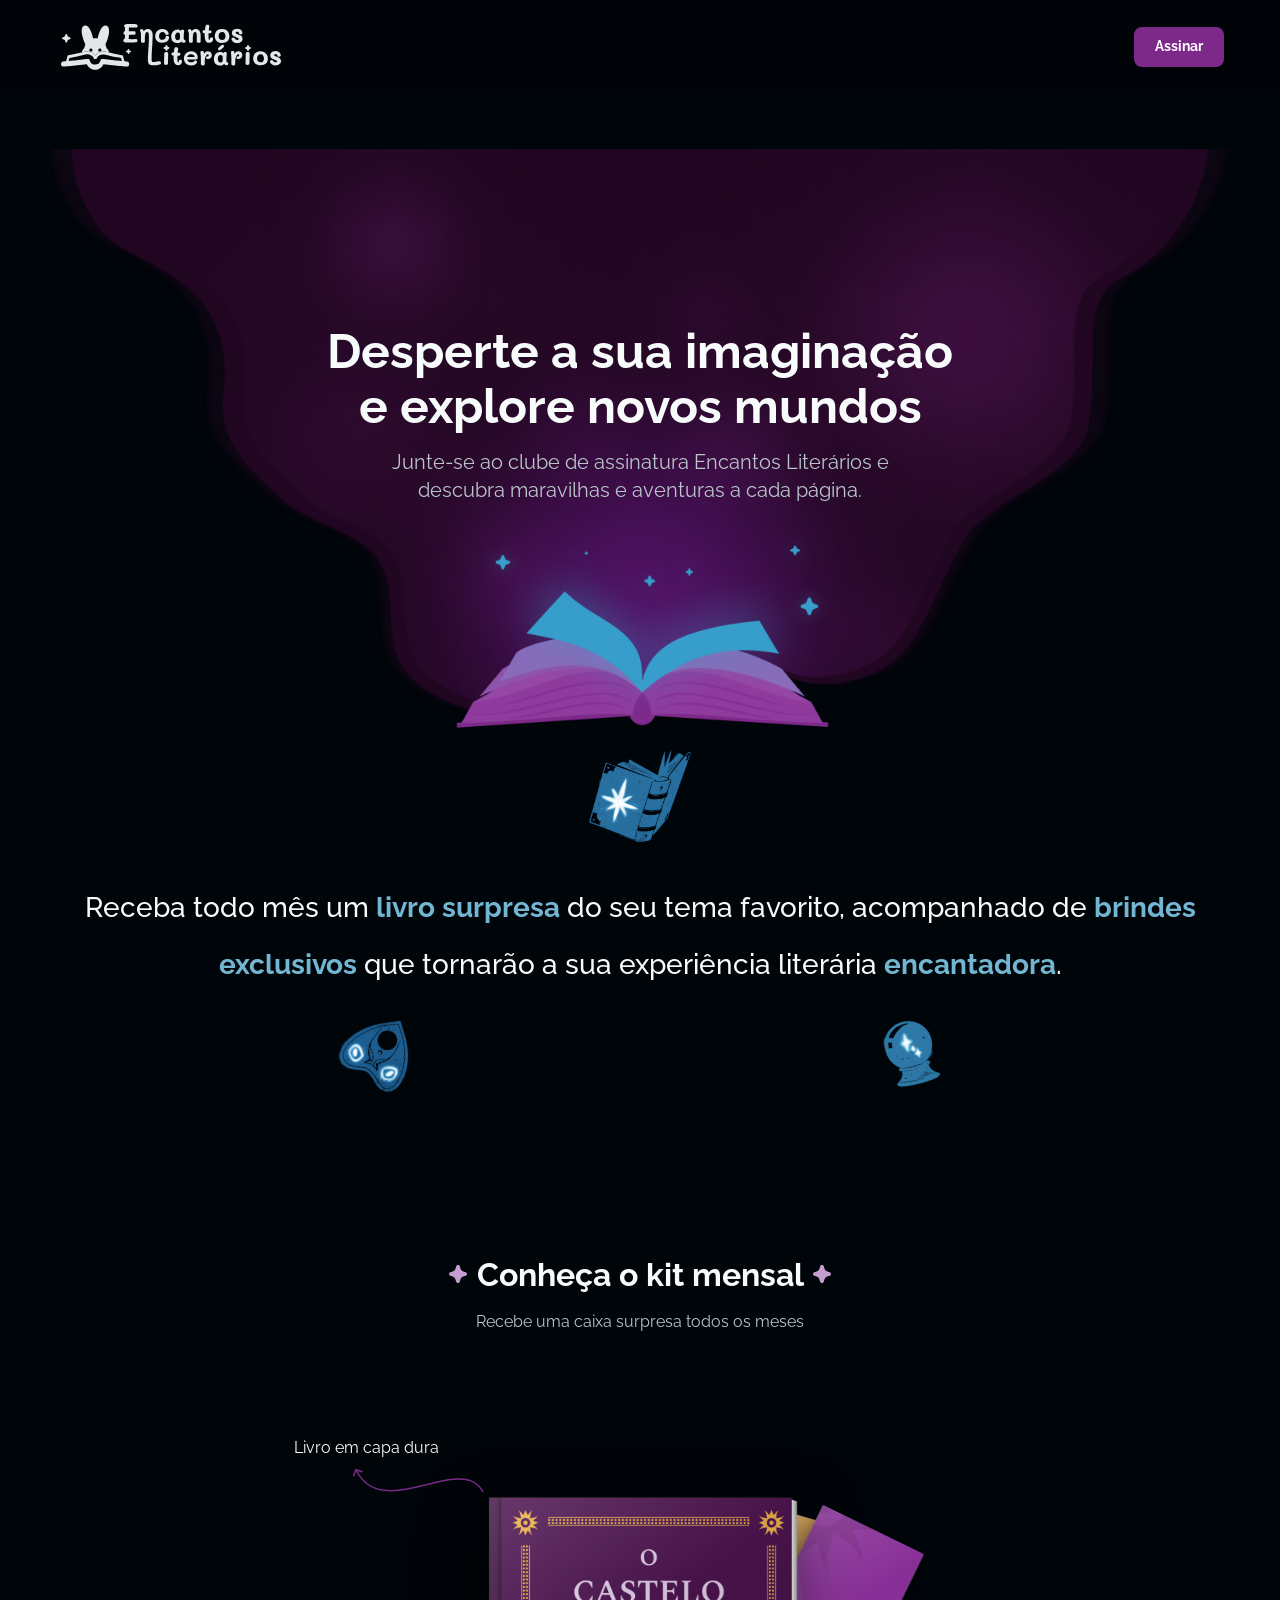
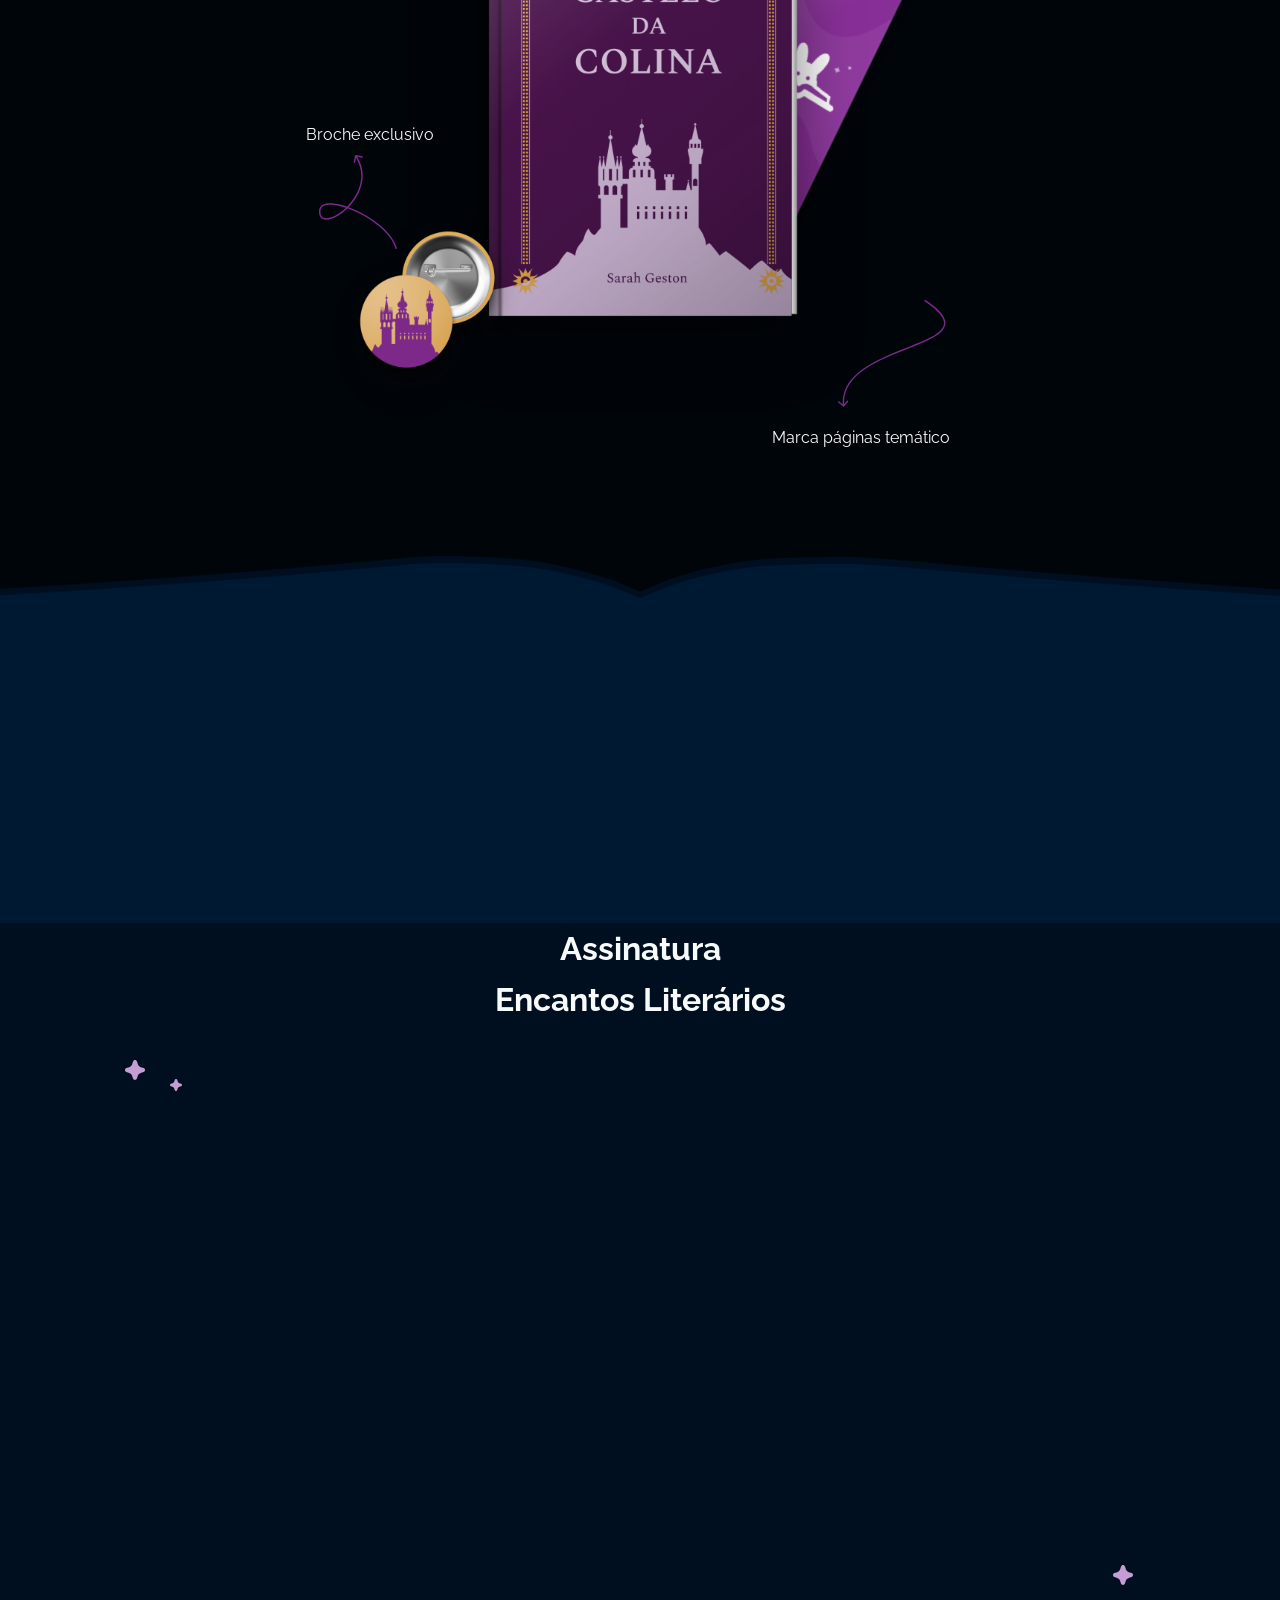
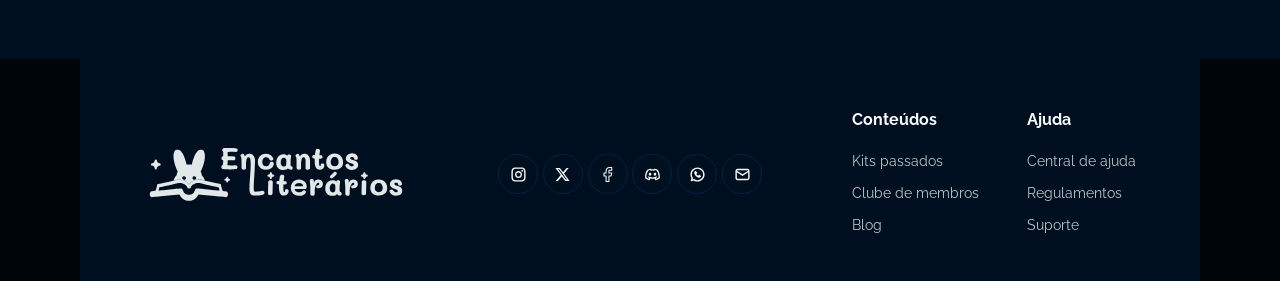
<file: index.html>
<!DOCTYPE html>
<html lang="pt-BR">
<head>
<meta charset="UTF-8">
<meta name="viewport" content="width=device-width, initial-scale=1.0">
<title>Encantos Literários — Clube de Assinatura Literário</title>
<meta name="description" content="Encantos Literários: um clube de assinatura que leva até você um livro surpresa e mimos exclusivos todo mês.">
<link rel="preconnect" href="https://fonts.googleapis.com">
<link rel="preconnect" href="https://fonts.gstatic.com" crossorigin>
<link href="https://fonts.googleapis.com/css2?family=Raleway:wght@400;500;600;700;800&display=swap" rel="stylesheet">
<link rel="stylesheet" href="style.css">
</head>
<body>

<!-- ============ HEADER ============ -->
<header class="header">
  <a href="#top" class="logo" aria-label="Encantos Literários">
    <img src="assets/logo-horizontal.svg" alt="" class="logo__full" aria-hidden="true">
    <img src="assets/logo-symbol.svg" alt="" class="logo__icon" aria-hidden="true">
  </a>
  <a href="#planos" class="btn btn--primary btn--sm js-scroll-cta">Assinar</a>
</header>

<main id="top">

  <!-- ============ HERO ============ -->
  <section class="hero">
    <div class="hero__visual">
      <img src="assets/hero-background.png" alt="" class="hero__bg" aria-hidden="true">
      <div class="hero__visual-text">
        <h1 class="hero__title reveal-up" style="--d: 0s">Desperte a sua imaginação<br>e explore novos mundos</h1>
        <p class="hero__subtitle reveal-up" style="--d: 0.2s">Junte-se ao clube de assinatura Encantos Literários e descubra maravilhas e aventuras a cada página.</p>
      </div>
    </div>

    <span class="mystery-shell mystery-shell--center">
      <img src="assets/mystery-opened-spellbook.png" alt="" class="mystery mystery--center reveal-fade wobble-anim wobble-anim--1" style="--d: 0s" aria-hidden="true">
    </span>

    <p class="hero__lead reveal-up" style="--d: 0.6s">
      Receba todo mês um <span class="hl">livro surpresa</span> do seu tema favorito, acompanhado de
      <span class="hl">brindes exclusivos</span> que tornarão a sua experiência literária <span class="hl">encantadora</span>.
    </p>

    <div class="hero__mystery-row">
      <span class="mystery-shell mystery-shell--ouija">
        <img src="assets/mystery-ouija-planchette.png" alt="" class="mystery mystery--ouija reveal-fade wobble-anim wobble-anim--2" style="--d: 0.511s" aria-hidden="true">
      </span>
      <span class="mystery-shell mystery-shell--crystal">
        <img src="assets/mystery-crystal-ball.png" alt="" class="mystery mystery--crystal reveal-fade wobble-anim wobble-anim--3" style="--d: 1.022s" aria-hidden="true">
      </span>
    </div>
  </section>

  <!-- ============ KIT DO MÊS ============ -->
  <section class="kit" id="kit">
    <h2 class="section-title section-title--center reveal-up">
      <img src="assets/star.svg" class="title-spark" alt="" aria-hidden="true">
      Conheça o kit mensal
      <img src="assets/star.svg" class="title-spark" alt="" aria-hidden="true">
    </h2>
    <p class="section-subtitle reveal-up">Recebe uma caixa surpresa todos os meses</p>

    <div class="kit__stage">
      <img src="assets/arrow-book.svg" alt="" class="kit__arrow kit__arrow--book" aria-hidden="true">
      <img src="assets/arrow-pin.svg" alt="" class="kit__arrow kit__arrow--pin" aria-hidden="true">
      <img src="assets/arrow-marker.svg" alt="" class="kit__arrow kit__arrow--marker" aria-hidden="true">

      <span class="kit__label kit__label--book">Livro em capa dura</span>

      <div class="kit__art">
        <img src="assets/bookmark-yellow.png" alt="" class="bookmark bookmark--yellow" aria-hidden="true">
        <img src="assets/bookmark-purple.png" alt="" class="bookmark bookmark--purple" aria-hidden="true">
        <img src="assets/book.png" alt="Capa do livro O Castelo da Colina" class="book-cover-img">
      </div>

      <img src="assets/pin.png" alt="" class="pin-img" aria-hidden="true">

      <span class="kit__label kit__label--pin">Broche exclusivo</span>
      <span class="kit__label kit__label--mark">Marca páginas temático</span>
    </div>
  </section>

  <!-- ============ ASSINATURAS ============ -->
  <section class="plans" id="planos">
    <img src="assets/book-trace-background.png" alt="" class="plans__wave" aria-hidden="true">
    <img src="assets/pricing-background.png" alt="" class="plans__texture" aria-hidden="true">

    <div class="plans__content">
      <h2 class="section-title section-title--center reveal-up">Assinatura<br>Encantos Literários</h2>

      <div class="plans__grid">
        <img src="assets/star.svg" class="plans__spark plans__spark--1" alt="" aria-hidden="true">
        <img src="assets/star.svg" class="plans__spark plans__spark--2" alt="" aria-hidden="true">
        <img src="assets/star.svg" class="plans__spark plans__spark--3" alt="" aria-hidden="true">

        <article class="plan-card">
          <h3 class="plan-card__name">Mensal</h3>
          <p class="plan-card__price"><span>R$</span>59<small>,90</small><em>/mês</em></p>
          <p class="plan-card__yearly">R$ 718,80 por ano</p>
          <ul class="plan-card__benefits">
            <li>Kit mensal com livro temático</li>
            <li>Broche e marca páginas exclusivo</li>
            <li>Acesso à comunidade literária</li>
          </ul>
          <a href="#" class="btn btn--blue btn--block">Assinar mensal</a>
        </article>

        <article class="plan-card plan-card--highlight">
          <img src="assets/bunny.svg" alt="" class="plan-card__symbol" aria-hidden="true">
          <span class="plan-card__badge">Popular</span>
          <h3 class="plan-card__name">Semestral</h3>
          <p class="plan-card__price"><span>R$</span>52<small>,90</small><em>/mês</em></p>
          <p class="plan-card__yearly">R$ 634,80 por ano</p>
          <ul class="plan-card__benefits">
            <li>Kit mensal com livro temático</li>
            <li>Broche e marca páginas exclusivo</li>
            <li>Acesso à comunidade literária</li>
            <li>Membro premium do clube</li>
          </ul>
          <a href="#" class="btn btn--primary btn--block">Assinar semestral</a>
        </article>

        <article class="plan-card">
          <h3 class="plan-card__name">Anual</h3>
          <p class="plan-card__price"><span>R$</span>48<small>,90</small><em>/mês</em></p>
          <p class="plan-card__yearly">R$ 586,80 por ano</p>
          <ul class="plan-card__benefits">
            <li>Kit mensal com livro temático</li>
            <li>Broche e marca páginas exclusivo</li>
            <li>Membro premium do clube</li>
            <li>Planner anual de leituras</li>
          </ul>
          <a href="#" class="btn btn--blue btn--block">Assinar anual</a>
        </article>
      </div>
    </div>
  </section>

</main>

<!-- ============ FOOTER ============ -->
<footer class="footer">
  <a href="#top" class="logo logo--footer" aria-label="Encantos Literários">
    <img src="assets/logo-horizontal.svg" alt="" class="logo__full" aria-hidden="true">
    <img src="assets/logo-symbol.svg" alt="" class="logo__icon" aria-hidden="true">
  </a>

  <div class="footer__social" role="group" aria-label="Redes sociais">
    <a href="#" aria-label="Instagram" class="social-icon"><img src="assets/instagram.svg" alt=""></a>
    <a href="#" aria-label="Twitter" class="social-icon"><img src="assets/twitter.svg" alt=""></a>
    <a href="#" aria-label="Facebook" class="social-icon"><img src="assets/facebook.svg" alt=""></a>
    <a href="#" aria-label="Discord" class="social-icon"><img src="assets/discord.svg" alt=""></a>
    <a href="#" aria-label="WhatsApp" class="social-icon"><img src="assets/whatsapp.svg" alt=""></a>
    <a href="#" aria-label="E-mail" class="social-icon"><img src="assets/mail.svg" alt=""></a>
  </div>

  <nav class="footer__nav" aria-label="Links do rodapé">
    <div class="footer__col">
      <h4>Conteúdos</h4>
      <a href="#">Kits passados</a>
      <a href="#">Clube de membros</a>
      <a href="#">Blog</a>
    </div>
    <div class="footer__col">
      <h4>Ajuda</h4>
      <a href="#">Central de ajuda</a>
      <a href="#">Regulamentos</a>
      <a href="#">Suporte</a>
    </div>
  </nav>
</footer>

<script>
  (function () {
    var STAGE_SELECTOR = '.reveal-up, .reveal-fade, .kit__stage, .plans__grid';

    function pendingTargets() {
      return Array.prototype.filter.call(
        document.querySelectorAll(STAGE_SELECTOR),
        function (el) { return !el.classList.contains('is-visible'); }
      );
    }

    function reveal(el) {
      el.classList.add('is-visible');
    }

    function isInViewport(el) {
      var rect = el.getBoundingClientRect();
      var margin = window.innerHeight * 0.05;
      return rect.top < window.innerHeight - margin && rect.bottom > 0;
    }

    function fallbackSweep() {
      pendingTargets().forEach(function (el) {
        if (isInViewport(el)) reveal(el);
      });
    }

    document.addEventListener('DOMContentLoaded', function () {
      var targets = pendingTargets();

      if ('IntersectionObserver' in window) {
        var observer = new IntersectionObserver(function (entries, obs) {
          entries.forEach(function (entry) {
            if (entry.isIntersecting) {
              reveal(entry.target);
              obs.unobserve(entry.target);
            }
          });
        }, { threshold: 0.05, rootMargin: '0px 0px -5% 0px' });

        targets.forEach(function (el) { observer.observe(el); });
      }

      // Rede de segurança: cobre navegadores sem IntersectionObserver e
      // qualquer caso em que o observer não dispare como esperado.
      window.addEventListener('scroll', fallbackSweep, { passive: true });
      window.addEventListener('resize', fallbackSweep);
      window.addEventListener('load', fallbackSweep);
      fallbackSweep();

      // Clique no botão da navbar: rola até os planos em ~1000ms com easing
      // GENTLE, no lugar do scroll instantâneo/padrão do navegador.
      var scrollCta = document.querySelector('.js-scroll-cta');
      var target = document.getElementById('planos');
      if (scrollCta && target && !window.matchMedia('(prefers-reduced-motion: reduce)').matches) {
        scrollCta.addEventListener('click', function (e) {
          e.preventDefault();
          var startY = window.pageYOffset;
          var endY = target.getBoundingClientRect().top + startY;
          var duration = 1000;
          var startTime = null;

          function spring(t) {
            return 1 - Math.pow(1 - t, 3) * Math.cos(t * Math.PI * 0.6);
          }

          function step(now) {
            if (startTime === null) startTime = now;
            var progress = Math.min((now - startTime) / duration, 1);
            window.scrollTo({ top: startY + (endY - startY) * spring(progress), behavior: 'instant' });
            if (progress < 1) requestAnimationFrame(step);
          }

          requestAnimationFrame(step);
        });
      }
    });
  })();
</script>
</body>
</html>
</file>
<file: style.css>
/* ==========================================================================
   Tokens (paleta oficial do projeto)
   ========================================================================== */
:root {
  --pink-light: #C59DD2;
  --pink-base: #9547A5;
  --pink-dark: #7D298A;
  --pink-low: #3F0F41;

  --blue-light: #73B6D2;
  --blue-base: #358BB9;
  --blue-mid: #2374A4;
  --blue-dark: #144A72;
  --blue-low: #08233C;

  --shape-stroke: #002347;
  --shape-hover: #001933;
  --shape-base: #000F1F;
  --shape-bg: #00050A;

  --text-title: #F8FBFB;
  --text-body: #E2E7E9;
  --text-label: #BAC6C9;

  --font-display: "Raleway", sans-serif;
  --font-body: "Raleway", sans-serif;

  --radius-lg: 24px;
  --radius-md: 16px;
  --container: 1120px;

  --ease: cubic-bezier(0.16, 1, 0.3, 1);
  --ease-out: cubic-bezier(0, 0, 0.58, 1);
  --spring: cubic-bezier(0.34, 1.2, 0.64, 1);
}

* { box-sizing: border-box; margin: 0; padding: 0; }

html { scroll-behavior: smooth; }

body {
  background: var(--shape-bg);
  color: var(--text-body);
  font-family: var(--font-body);
  line-height: 1.6;
  -webkit-font-smoothing: antialiased;
  overflow-x: hidden;
}

img, svg { display: block; max-width: 100%; }
a { color: inherit; text-decoration: none; }
ul { list-style: none; }
h1, h2, h3, h4 { font-family: var(--font-display); font-weight: 700; color: var(--text-title); }

/* ==========================================================================
   Animações contínuas em CSS
   ========================================================================== */
@keyframes floatContinuous {
  0%, 100% { transform: translateY(0px); }
  50% { transform: translateY(-12px); }
}

@keyframes twinkleSpark {
  0%, 100% { opacity: 0.3; transform: scale(0.85) rotate(0deg); }
  50% { opacity: 1; transform: scale(1.2) rotate(20deg); }
}

@keyframes wobbleContinuous {
  0%, 100% { transform: translateY(0); }
  50% { transform: translateY(-10px); }
}

.wobble-anim { animation: wobbleContinuous 5s ease-in-out infinite; }
.wobble-anim--1 { animation-delay: 0s; }
.wobble-anim--2 { animation-delay: -1.2s; }
.wobble-anim--3 { animation-delay: -2.4s; }

/* ==========================================================================
   Buttons
   ========================================================================== */
.btn {
  display: inline-flex;
  align-items: center;
  justify-content: center;
  height: 40px;
  padding: 0 1.6rem;
  border-radius: 8px;
  font-weight: 700;
  font-size: 0.875rem;
  transition: transform 0.3s var(--ease-out), background 0.3s var(--ease-out);
}

.btn--sm { padding: 0 1.3rem; font-size: 0.85rem; }

.btn--primary { background: var(--pink-dark); color: #fff; }
.btn--primary:hover { background: var(--pink-base); transform: translateY(-2px); }

.btn--blue { background: var(--blue-dark); color: #fff; }
.btn--blue:hover { background: var(--blue-mid); transform: translateY(-2px); }

.btn--block { display: flex; width: 100%; }

/* ==========================================================================
   Reveal Effect
   ========================================================================== */
.reveal-up {
  opacity: 0;
  transform: translateY(22px);
  transition: opacity 0.7s var(--ease), transform 0.7s var(--ease);
  transition-delay: var(--d, 0s);
}

.reveal-up.is-visible {
  opacity: 1;
  transform: translateY(0);
}

/* Para elementos que já têm animação contínua de transform (balanço, flutuação):
   a entrada anima só a opacidade, para não competir pela mesma propriedade. */
.reveal-fade {
  opacity: 0;
  transition: opacity 0.7s var(--ease);
  transition-delay: var(--d, 0s);
}

.reveal-fade.is-visible {
  opacity: 1;
}

/* ==========================================================================
   Header
   ========================================================================== */
.header {
  position: sticky;
  top: 0;
  z-index: 30;
  display: flex;
  align-items: center;
  justify-content: space-between;
  padding: 1.1rem clamp(1.25rem, 5vw, 3.5rem);
  background: rgba(0, 5, 10, 0.85);
  backdrop-filter: blur(10px);
}

.logo { display: flex; align-items: center; }
.logo__full { height: 38px; width: auto; display: none; }
.logo__icon { height: 48px; width: auto; }

@media (min-width: 640px) {
  .logo__full { display: block; }
  .logo__icon { display: none; }
}

@media (min-width: 1200px) {
  .logo__full { height: 58px; }
}

/* ==========================================================================
   Hero
   ========================================================================== */
.hero {
  position: relative;
  max-width: 1400px;
  margin: 0 auto;
  padding: clamp(2rem, 6vw, 3.5rem) 1.5rem 0;
  text-align: center;
  z-index: 1;
}

.hero__visual {
  position: relative;
  width: min(1180px, 98%);
  aspect-ratio: 1500 / 739;
  margin: 0 auto;
}

.hero__bg {
  position: absolute;
  inset: 0;
  width: 100%;
  height: 100%;
  object-fit: contain;
  pointer-events: none;
  animation: floatContinuous 6s ease-in-out infinite;
}

.hero__visual-text {
  position: absolute;
  top: 30%;
  left: 0;
  right: 0;
  padding: 0 1.25rem;
}

@media (max-width: 640px) {
  .hero__visual-text {
    position: static;
    padding: 1.5rem 1.25rem 0;
  }
}

.hero__title {
  font-size: clamp(1.5rem, 4.2vw, 3rem);
  line-height: 1.15;
  font-weight: 700;
  max-width: 656px;
  margin: 0 auto;
  transition-duration: 0.8s;
  transition-timing-function: linear;
}

.hero__subtitle {
  margin-top: 0.85rem;
  color: var(--text-label);
  font-size: clamp(0.85rem, 1.8vw, 1.25rem);
  line-height: 1.4;
  max-width: 568px;
  margin: 0.85rem auto 0;
  transition-duration: 0.8s;
  transition-timing-function: linear;
  transition-delay: 0.8s;
}

.mystery { width: 40px; height: 40px; }
.mystery-shell { display: inline-block; transition: transform 0.4s var(--spring); }
.mystery-shell:hover { transform: scale(1.12); }

.mystery-shell--center { margin: 1rem 0 1.5rem; }

.mystery--center {
  width: clamp(55px, 7.9vw, 113.5px);
  height: auto;
}

.hero__lead {
  font-size: clamp(1.15rem, 2.22vw, 2rem);
  font-weight: 500;
  line-height: 2;
  color: var(--text-title);
  max-width: 1136px;
  margin: 0 auto;
  text-align: center;
}

.hl { color: var(--blue-light); font-weight: 700; }

.hero__mystery-row {
  display: flex;
  justify-content: space-between;
  align-items: center;
  max-width: 620px;
  margin: 1.5rem auto 0;
  padding: 0 0.5rem clamp(3rem, 7vw, 4.5rem);
}

.mystery--ouija { width: clamp(40px, 5.6vw, 80px); height: auto; }
.mystery--crystal { width: clamp(36px, 5vw, 72px); height: auto; }

.mystery-shell--ouija { transform: rotate(99.47deg); }
.mystery-shell--ouija:hover { transform: rotate(99.47deg) scale(1.12); }

.mystery-shell--crystal { transform: rotate(-14.48deg); }
.mystery-shell--crystal:hover { transform: rotate(-14.48deg) scale(1.12); }

/* ==========================================================================
   Titulos de Seção
   ========================================================================== */
.section-title {
  font-size: clamp(1.6rem, 3.6vw, 2rem);
  font-weight: 700;
  text-align: center;
  display: flex;
  align-items: center;
  justify-content: center;
  gap: 0.6rem;
  flex-wrap: wrap;
}

.title-spark { width: 18px; height: 18px; animation: twinkleSpark 2.4s ease-in-out infinite; }

.section-subtitle {
  text-align: center;
  color: var(--text-label);
  max-width: 420px;
  margin: 0.6rem auto 0;
  font-size: 1rem;
}

/* ==========================================================================
   Kit do mês
   ========================================================================== */
.kit {
  background: var(--shape-bg);
  max-width: var(--container);
  margin: 0 auto;
  padding: clamp(3.5rem, 8vw, 5.5rem) 1.5rem;
}

.kit__arrow {
  position: absolute;
  opacity: 0;
  transform: translateY(10px);
  transition: opacity 1.022s var(--spring), transform 1.022s var(--spring);
  pointer-events: none;
}

.kit__stage.is-visible .kit__arrow { opacity: 1; transform: translateY(0); }

/* Mobile (<900px): palco 375x319, valores atuais mantidos sem alteração. */
.kit__arrow--book { left: -18.75%; top: -21.2%; width: 32.14%; }
.kit__arrow--pin { left: -27%; top: 55.6%; width: 19.11%; }
.kit__arrow--marker { left: 97.5%; top: 94.4%; width: 27.68%; }

.kit__stage {
  position: relative;
  max-width: 375px;
  aspect-ratio: 375 / 319;
  margin: 3rem auto 0;
}

.kit__label {
  position: absolute;
  text-align: center;
  font-size: 1rem;
  color: var(--text-title);
  white-space: normal;
  max-width: 110px;
  opacity: 0;
  transform: translateY(22px);
  transition: opacity 1.022s var(--spring), transform 1.022s var(--spring);
}

.kit__stage.is-visible .kit__label { opacity: 1; transform: translateY(0); }

.kit__label--book { top: 14%; left: 0%; }
.kit__label--pin { top: 65%; left: 2%; }
.kit__label--mark { bottom: 2%; left: auto; right: 0; text-align: right; }

.kit__art {
  width: min(154px, 41vw);
  position: absolute;
  top: 40px;
  left: 50%;
  transform: translateX(-50%);
}

.pin-img {
  position: absolute;
  width: 12.22%;
  left: 18.97%;
  top: 62.21%;
  z-index: 4;
  filter: drop-shadow(0 8px 12px rgba(0,0,0,0.4));
  opacity: 0;
  transition: opacity 1.022s var(--spring);
}

.kit__stage.is-visible .pin-img { opacity: 1; }

.book-cover-img {
  position: relative;
  width: 100%;
  z-index: 3;
  filter: drop-shadow(0 20px 30px rgba(0,0,0,0.5));
  opacity: 0;
  transition: opacity 1.022s var(--spring);
}

.kit__stage.is-visible .book-cover-img { opacity: 1; }

.bookmark {
  position: absolute;
  width: 40%;
  top: 4%;
  filter: drop-shadow(0 10px 14px rgba(0,0,0,0.4));
  opacity: 0;
  transition: opacity 1.022s var(--spring);
}

.kit__stage.is-visible .bookmark { opacity: 1; }

.bookmark--yellow { right: -8%; transform: rotate(16deg); z-index: 1; }
.bookmark--purple { right: -18%; transform: rotate(26deg); z-index: 2; }

/* Desktop (>=900px): palco igual ao frame "Book Kit" do Figma (1440x920).
   Todo filho absoluto é posicionado em % desse frame (left: x/1440,
   top: y/920, width: w/1440). */
@media (min-width: 900px) {
  .kit__stage {
    max-width: 1440px;
    aspect-ratio: 1440 / 920;
  }

  .kit__label { font-size: 1rem; white-space: nowrap; max-width: none; }

  .kit__label--book { top: 7.609%; left: 17.708%; }
  .kit__label--pin { top: 49.457%; left: 18.889%; bottom: auto; }
  .kit__label--mark { top: 93.804%; left: 62.292%; right: auto; bottom: auto; text-align: left; }

  .kit__arrow--book { left: 23.264%; top: 12.609%; width: 12.153%; }
  .kit__arrow--pin { left: 20.069%; top: 54.348%; width: 7.292%; }
  .kit__arrow--marker { left: 68.472%; top: 75.435%; width: 10.069%; }

  .kit__art {
    width: 32.431%;
    top: 14.565%;
    left: 32.847%;
    transform: none;
  }

  .pin-img { width: 15.417%; left: 22.083%; top: 65.217%; }
}

/* ==========================================================================
   Assinaturas
   ========================================================================== */
.plans {
  position: relative;
  overflow: hidden;
}

.plans__wave { display: block; width: 100%; margin-bottom: -2px; }

.plans__texture {
  position: absolute;
  top: 0;
  left: 0;
  width: 100%;
  height: 100%;
  object-fit: cover;
  opacity: 0.06;
  pointer-events: none;
}

.plans__content {
  position: relative;
  background: var(--shape-base);
  padding: 0 1.5rem clamp(4.5rem, 8vw, 6.5rem);
}

.plans__grid {
  position: relative;
  max-width: var(--container);
  margin: 4.5rem auto 0;
  display: flex;
  gap: 16px;
  overflow-x: auto;
  scroll-snap-type: x mandatory;
  padding: 0 1.5rem 0.5rem;
  min-width: 0;
}

.plans__grid .plan-card {
  flex: 0 0 272px;
  width: 272px;
  min-height: 400px;
  scroll-snap-align: center;
}

.plans__spark { position: absolute; width: 20px; height: 20px; animation: twinkleSpark 2.6s ease-in-out infinite; }
.plans__spark--1 { top: -8%; left: 4%; animation-delay: 0s; }
.plans__spark--2 { top: -4%; left: 8%; width: 12px; height: 12px; animation-delay: 0.8s; }
.plans__spark--3 { bottom: -6%; right: 6%; animation-delay: 1.6s; }

.plan-card {
  position: relative;
  background: var(--shape-base);
  border: 1px solid var(--shape-stroke);
  border-radius: var(--radius-lg);
  padding: 32px 32px 28px;
  display: flex;
  flex-direction: column;
  min-width: 0;
  opacity: 0;
  transform: translateY(22px);
  transition: opacity 1.278s var(--spring), transform 1.278s var(--spring), box-shadow 0.3s var(--ease-out), border-color 0.3s var(--ease-out), background 0.3s var(--ease-out);
}

.plans__grid.is-visible .plan-card { opacity: 1; transform: translateY(0); }

.plan-card:hover {
  transition: transform 0.3s var(--ease-out), box-shadow 0.3s var(--ease-out), border-color 0.3s var(--ease-out), background 0.3s var(--ease-out);
  transform: translateY(-6px) scale(1.02);
  z-index: 5;
  box-shadow: 0 20px 34px rgba(0,0,0,0.45);
  border-color: var(--blue-dark);
  background: var(--shape-hover);
}

.plan-card--highlight {
  background: var(--shape-hover);
  border: none;
  box-shadow: none;
}

.plan-card--highlight:hover { background: var(--shape-hover); border-color: transparent; }

.plan-card__symbol {
  position: absolute;
  top: -50px;
  left: 32px;
  width: 45px;
  height: 50px;
}

.plan-card__badge {
  position: absolute;
  top: 23.9px;
  right: 24.4px;
  background: var(--shape-stroke);
  color: var(--text-body);
  font-size: 0.625rem;
  font-weight: 700;
  text-transform: uppercase;
  letter-spacing: 0.5px;
  padding: 9px 20px;
  border-radius: 999px;
}

.plan-card__name { font-size: 1rem; margin-bottom: 0.9rem; color: var(--blue-light); font-weight: 700; }
.plan-card--highlight .plan-card__name { color: var(--pink-light); }

.plan-card__price {
  font-family: var(--font-display);
  font-size: 2.5rem;
  font-weight: 700;
  display: flex;
  align-items: baseline;
  gap: 0.15rem;
  color: var(--text-title);
}

.plan-card__price span { font-size: 1rem; }
.plan-card__price small { font-size: 1.2rem; }
.plan-card__price em { font-style: normal; font-weight: 700; font-size: 1rem; color: var(--text-label); margin-left: 0.2rem; }

.plan-card__yearly { margin-top: 0.35rem; font-size: 0.875rem; color: var(--text-label); }

.plan-card__benefits {
  margin: 1.5rem 0 2rem;
  display: flex;
  flex-direction: column;
  gap: 0.7rem;
  flex: 1;
}

.plan-card__benefits li {
  position: relative;
  padding-left: 1.5rem;
  font-size: 0.75rem;
}

.plan-card__benefits li::before {
  content: "";
  position: absolute;
  left: 0;
  top: 0.28rem;
  width: 11px;
  height: 11px;
  background: var(--blue-light);
  clip-path: polygon(50% 0%, 61% 39%, 100% 50%, 61% 61%, 50% 100%, 39% 61%, 0% 50%, 39% 39%);
}

.plan-card--highlight .plan-card__benefits li::before { background: var(--pink-light); }

/* ==========================================================================
   Footer
   ========================================================================== */
.footer {
  background: var(--shape-base);
  padding: 3rem clamp(1.5rem, 6vw, 4rem) 2.5rem;
  max-width: var(--container);
  margin: 0 auto;
  display: flex;
  flex-direction: column;
  align-items: center;
  gap: 1.75rem;
  text-align: center;
}

.footer__social { display: flex; gap: 4.8px; flex-wrap: wrap; justify-content: center; }

.social-icon {
  width: 40px;
  height: 40px;
  border-radius: 50%;
  border: 1px solid var(--shape-stroke);
  display: flex;
  align-items: center;
  justify-content: center;
  transition: background 0.3s var(--ease-out), transform 0.3s var(--ease-out);
}

.social-icon img { width: 17px; height: 17px; }
.social-icon:hover { background: var(--blue-mid); transform: translateY(-3px); }

@media (min-width: 900px) {
  .logo--footer .logo__full { height: 66.6px; }
}

.footer__nav { display: flex; gap: 3rem; flex-wrap: wrap; justify-content: center; }
.footer__col { text-align: left; }
.footer__col h4 { font-size: 1rem; color: var(--text-title); margin-bottom: 0.75rem; }
.footer__col a { display: block; font-size: 0.875rem; color: var(--text-label); padding: 0.3rem 0; }
.footer__col a:hover { color: var(--blue-light); }

@media (min-width: 900px) {
  .plans__grid {
    position: relative;
    height: 460px;
    display: block;
    overflow: visible;
    padding: 0;
  }

  .plans__grid .plan-card {
    position: absolute;
    top: 0;
    left: 50%;
    flex: none;
    width: 288px;
    min-height: 0;
    margin-left: -144px;
    /* pré-revelação: os três cards ficam empilhados atrás do Semestral */
    transform: translate(0.4px, -12.9px) scale(0.92) rotate(0deg);
  }

  .plans__grid.is-visible .plan-card:nth-of-type(1) { transform: translate(-289.45px, 43.9px) rotate(-8deg); z-index: 1; }
  .plans__grid.is-visible .plan-card:nth-of-type(2) { transform: translate(0.4px, -12.9px) rotate(0deg); z-index: 3; }
  .plans__grid.is-visible .plan-card:nth-of-type(3) { transform: translate(289.3px, 44px) rotate(8deg); z-index: 2; }

  /* especificidade igual às regras acima; por vir depois no arquivo, esta
     regra vence e garante que o card hover perca a rotação e fique na frente
     de todos os outros, incluindo o card em destaque (z-index 3). */
  .plans__grid.is-visible .plan-card:nth-of-type(1):hover { transform: translate(-289.45px, calc(43.9px - 10px)) scale(1.05) rotate(-8deg); z-index: 10; }
  .plans__grid.is-visible .plan-card:nth-of-type(2):hover { transform: translate(0.4px, calc(-12.9px - 10px)) scale(1.05) rotate(0deg); z-index: 10; }
  .plans__grid.is-visible .plan-card:nth-of-type(3):hover { transform: translate(289.3px, calc(44px - 10px)) scale(1.05) rotate(8deg); z-index: 10; }

  .footer { flex-direction: row; justify-content: space-between; text-align: left; }
}

/* ==========================================================================
   Acessibilidade: prefers-reduced-motion
   ========================================================================== */
@media (prefers-reduced-motion: reduce) {
  *, *::before, *::after {
    animation-duration: 0.01ms !important;
    animation-iteration-count: 1 !important;
    transition-duration: 0.01ms !important;
    scroll-behavior: auto !important;
  }
}
</file>
